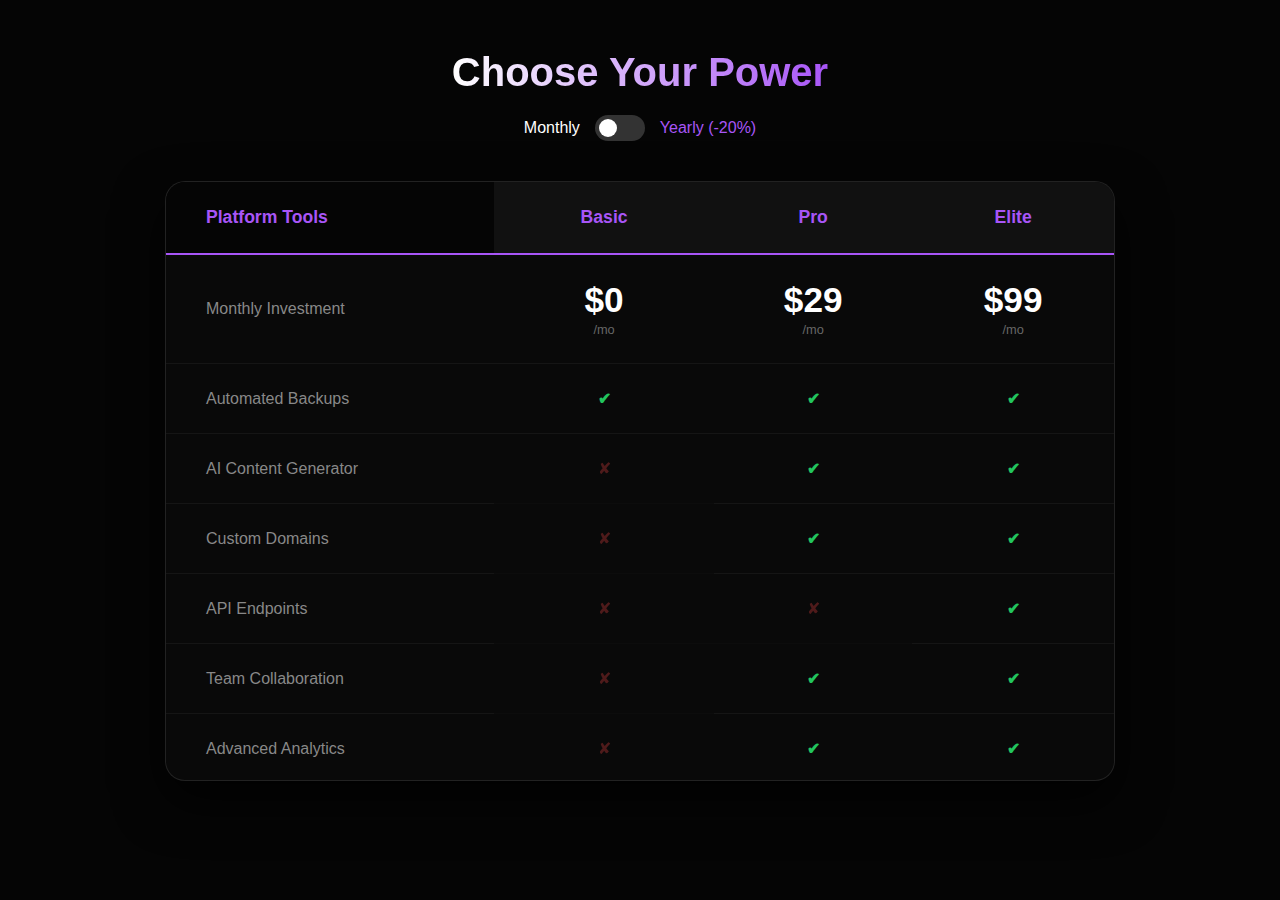
<file: pricing.html>
<!DOCTYPE html>
<html lang="en">
<head>
    <meta charset="UTF-8">
    <meta name="viewport" content="width=device-width, initial-scale=1.0">
    <title>Premium Pricing Table</title>
    <style>
        * { margin: 0; padding: 0; box-sizing: border-box; font-family: 'Segoe UI', sans-serif; }

        body {
            background-color: #050505;
            color: #fff;
            display: flex;
            flex-direction: column;
            align-items: center;
            padding: 50px 20px;
            min-height: 100vh;
        }

        h1 { margin-bottom: 20px; background: linear-gradient(to right, #fff, #a855f7); -webkit-background-clip: text; -webkit-text-fill-color: transparent; font-size: 2.5rem; }

        /* Toggle switch same as before */
        .toggle-container { display: flex; align-items: center; gap: 15px; margin-bottom: 40px; }
        .switch { position: relative; display: inline-block; width: 50px; height: 26px; }
        .switch input { opacity: 0; width: 0; height: 0; }
        .slider { position: absolute; cursor: pointer; top: 0; left: 0; right: 0; bottom: 0; background-color: #333; transition: .4s; border-radius: 34px; }
        .slider:before { position: absolute; content: ""; height: 18px; width: 18px; left: 4px; bottom: 4px; background-color: white; transition: .4s; border-radius: 50%; }
        input:checked + .slider { background-color: #7e22ce; }
        input:checked + .slider:before { transform: translateX(24px); }

        /* Scrollable Container with Fixed Height */
        .table-wrapper {
            width: 100%;
            max-width: 950px;
            max-height: 600px; /* Limits height for scrolling */
            overflow-y: auto;
            border-radius: 20px;
            background: rgba(255, 255, 255, 0.02);
            border: 1px solid rgba(255, 255, 255, 0.1);
            box-shadow: 0 20px 50px rgba(0,0,0,0.8);
            position: relative;
        }

        table {
            width: 100%;
            border-collapse: separate;
            border-spacing: 0;
            text-align: center;
        }

        /* Sticky Header Logic */
        thead {
            position: sticky;
            top: 0;
            z-index: 10;
            background: #111; /* Solid color to hide scrolling text behind it */
        }

        th, td {
            padding: 25px 20px;
            border-bottom: 1px solid rgba(255, 255, 255, 0.05);
            transition: background 0.3s ease, transform 0.3s ease;
            position: relative;
        }

        th { color: #a855f7; font-size: 1.1rem; border-bottom: 2px solid #a855f7; }

        .tool-name { text-align: left; padding-left: 40px; color: #888; font-weight: 500; }

        /* Column Hover Effect */
        td:hover::after, th:hover::after {
            content: '';
            position: absolute;
            top: -5000px; /* Extends highlight vertically */
            left: 0;
            width: 100%;
            height: 10000px;
            background: rgba(168, 85, 247, 0.05);
            z-index: -1;
            pointer-events: none;
        }
        
        /* Growing effect on hover */
        tr:hover td { color: #fff; }
        
        .price-val { font-size: 2.2rem; font-weight: 700; display: block; color: #fff; }
        .cycle { font-size: 0.8rem; color: #666; }

        /* Button Styling */
        .subscribe-btn {
            background: #7e22ce;
            color: #fff;
            border: none;
            padding: 12px 20px;
            border-radius: 10px;
            font-weight: 600;
            cursor: pointer;
            width: 100%;
            transition: 0.3s;
        }

        .subscribe-btn:hover {
            background: #a855f7;
            transform: scale(1.05);
            box-shadow: 0 0 20px rgba(168, 85, 247, 0.4);
        }

        /* Custom Scrollbar */
        .table-wrapper::-webkit-scrollbar { width: 8px; }
        .table-wrapper::-webkit-scrollbar-track { background: #050505; }
        .table-wrapper::-webkit-scrollbar-thumb { background: #333; border-radius: 10px; }
        .table-wrapper::-webkit-scrollbar-thumb:hover { background: #444; }

        .tick { color: #22c55e; font-weight: bold; }
        .cross { color: #ef4444; opacity: 0.3; }
    </style>
</head>
<body>

    <h1>Choose Your Power</h1>

    <div class="toggle-container">
        <span>Monthly</span>
        <label class="switch">
            <input type="checkbox" id="price-toggle">
            <span class="slider"></span>
        </label>
        <span style="color: #a855f7;">Yearly (-20%)</span>
    </div>

    <div class="table-wrapper">
        <table>
            <thead>
                <tr>
                    <th style="text-align: left; padding-left: 40px; background: #050505;">Platform Tools</th>
                    <th>Basic</th>
                    <th>Pro</th>
                    <th>Elite</th>
                </tr>
            </thead>
            <tbody>
                <!-- Price Row -->
                <tr>
                    <td class="tool-name">Monthly Investment</td>
                    <td><span class="price-val" id="p1">$0</span><span class="cycle" id="c1">/mo</span></td>
                    <td><span class="price-val" id="p2">$29</span><span class="cycle" id="c2">/mo</span></td>
                    <td><span class="price-val" id="p3">$99</span><span class="cycle" id="c3">/mo</span></td>
                </tr>
                <!-- Tool Rows -->
                <tr><td class="tool-name">Automated Backups</td><td class="tick">✔</td><td class="tick">✔</td><td class="tick">✔</td></tr>
                <tr><td class="tool-name">AI Content Generator</td><td class="cross">✘</td><td class="tick">✔</td><td class="tick">✔</td></tr>
                <tr><td class="tool-name">Custom Domains</td><td class="cross">✘</td><td class="tick">✔</td><td class="tick">✔</td></tr>
                <tr><td class="tool-name">API Endpoints</td><td class="cross">✘</td><td class="cross">✘</td><td class="tick">✔</td></tr>
                <tr><td class="tool-name">Team Collaboration</td><td class="cross">✘</td><td class="tick">✔</td><td class="tick">✔</td></tr>
                <tr><td class="tool-name">Advanced Analytics</td><td class="cross">✘</td><td class="tick">✔</td><td class="tick">✔</td></tr>
                <tr><td class="tool-name">Priority Support</td><td class="cross">✘</td><td class="cross">✘</td><td class="tick">✔</td></tr>
                <tr><td class="tool-name">Whitelabel Reports</td><td class="cross">✘</td><td class="cross">✘</td><td class="tick">✔</td></tr>
                <tr><td class="tool-name">Database Access</td><td class="cross">✘</td><td class="cross">✘</td><td class="tick">✔</td></tr>
                <!-- Button Row -->
                <tr>
                    <td></td>
                    <td><button class="subscribe-btn">Start Free</button></td>
                    <td><button class="subscribe-btn">Get Pro</button></td>
                    <td><button class="subscribe-btn">Go Elite</button></td>
                </tr>
            </tbody>
        </table>
    </div>

    <script>
        const toggle = document.getElementById('price-toggle');
        const prices = {
            monthly: ["$0", "$29", "$99", "/mo"],
            yearly: ["$0", "$278", "$950", "/year"]
        };

        toggle.addEventListener('change', () => {
            const data = toggle.checked ? prices.yearly : prices.monthly;
            document.getElementById('p1').innerText = data[0];
            document.getElementById('p2').innerText = data[1];
            document.getElementById('p3').innerText = data[2];
            document.getElementById('c1').innerText = data[3];
            document.getElementById('c2').innerText = data[3];
            document.getElementById('c3').innerText = data[3];
        });
    </script>
</body>
</html>
</file>
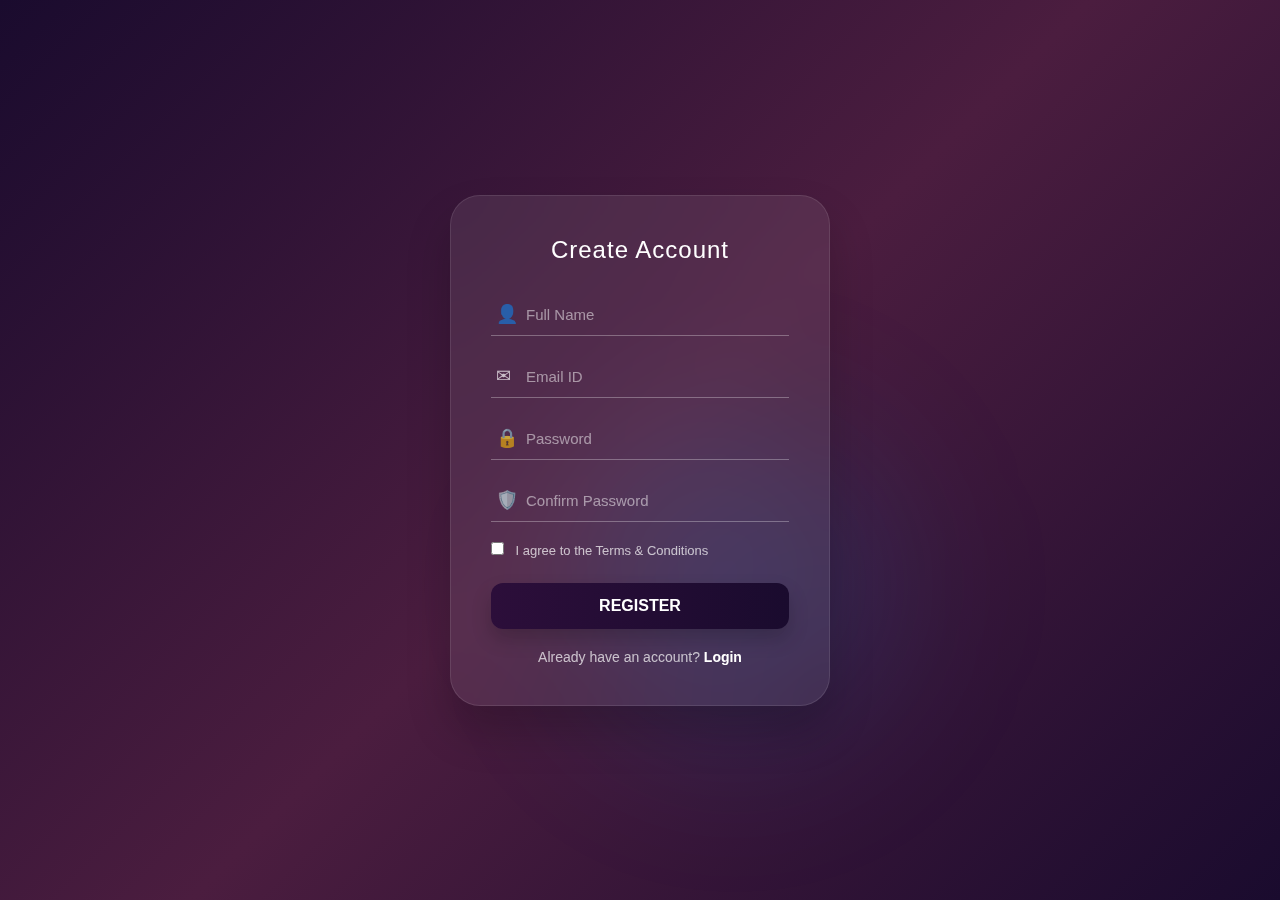
<file: register.html>
<!DOCTYPE html>
<html lang="en">
<head>
    <meta charset="UTF-8">
    <meta name="viewport" content="width=device-width, initial-scale=1.0">
    <title>Register Here</title>
    <style>
        * {
            margin: 0;
            padding: 0;
            box-sizing: border-box;
            font-family: 'Segoe UI', Tahoma, Geneva, Verdana, sans-serif;
        }

        body {
            display: flex;
            justify-content: center;
            align-items: center;
            min-height: 100vh;
            background: linear-gradient(135deg, #1a0b2e 0%, #4b1d3f 50%, #1a0b2e 100%);
            overflow: hidden;
            position: relative;
        }

        /* Ambient glow effect */
        body::before {
            content: '';
            position: absolute;
            width: 450px;
            height: 450px;
            background: radial-gradient(circle, rgba(0, 150, 255, 0.2) 0%, transparent 70%);
            bottom: 10%;
            right: 25%;
            filter: blur(70px);
            z-index: 0;
        }

        .register-card {
            position: relative;
            z-index: 1;
            background: rgba(255, 255, 255, 0.08);
            backdrop-filter: blur(20px);
            -webkit-backdrop-filter: blur(20px);
            border: 1px solid rgba(255, 255, 255, 0.1);
            padding: 40px;
            border-radius: 30px;
            width: 380px;
            text-align: center;
            box-shadow: 0 25px 45px rgba(0, 0, 0, 0.2);
        }

        h2 {
            color: #fff;
            margin-bottom: 30px;
            font-weight: 500;
            letter-spacing: 1px;
        }

        .input-group {
            position: relative;
            margin-bottom: 20px;
            border-bottom: 1px solid rgba(255, 255, 255, 0.3);
        }

        .input-group span {
            position: absolute;
            left: 5px;
            top: 50%;
            transform: translateY(-50%);
            color: rgba(255, 255, 255, 0.7);
            font-size: 18px;
        }

        .input-group input {
            width: 100%;
            background: transparent;
            border: none;
            outline: none;
            padding: 12px 10px 12px 35px;
            color: #fff;
            font-size: 15px;
        }

        .input-group input::placeholder {
            color: rgba(255, 255, 255, 0.5);
        }

        .terms {
            text-align: left;
            font-size: 13px;
            color: rgba(255, 255, 255, 0.7);
            margin-bottom: 25px;
        }

        .terms input {
            margin-right: 8px;
            cursor: pointer;
        }

        .register-btn {
            width: 100%;
            padding: 14px;
            border: none;
            border-radius: 12px;
            background: linear-gradient(to right, #2c0e3a, #1a0b2e);
            color: #fff;
            font-size: 16px;
            font-weight: 600;
            cursor: pointer;
            transition: 0.3s;
            box-shadow: 0 10px 20px rgba(0, 0, 0, 0.2);
        }

        .register-btn:hover {
            transform: translateY(-2px);
            background: linear-gradient(to right, #3d1450, #251041);
        }

        .login-link {
            margin-top: 20px;
            font-size: 14px;
            color: rgba(255, 255, 255, 0.7);
        }

        .login-link a {
            color: #fff;
            text-decoration: none;
            font-weight: 600;
        }
    </style>
</head>
<body>

    <div class="register-card">
        <h2>Create Account</h2>
        <form id="registerForm">
            <div class="input-group">
                <span>👤</span>
                <input type="text" id="fullName" placeholder="Full Name" required>
            </div>
            <div class="input-group">
                <span>✉</span>
                <input type="email" id="email" placeholder="Email ID" required>
            </div>
            <div class="input-group">
                <span>🔒</span>
                <input type="password" id="password" placeholder="Password" required>
            </div>
            <div class="input-group">
                <span>🛡️</span>
                <input type="password" id="confirmPassword" placeholder="Confirm Password" required>
            </div>

            <div class="terms">
                <label>
                    <input type="checkbox" required> I agree to the Terms & Conditions
                </label>
            </div>

            <button type="submit" class="register-btn">REGISTER</button>
        </form>

        <p class="login-link">Already have an account? <a href="#">Login</a></p>
    </div>

    <script>
        const form = document.getElementById('registerForm');
        const pass = document.getElementById('password');
        const confirmPass = document.getElementById('confirmPassword');

        form.addEventListener('submit', (e) => {
            e.preventDefault();
            
            if (pass.value !== confirmPass.value) {
                alert("Passwords do not match!");
                confirmPass.style.borderBottom = "2px solid red";
            } else {
                alert("Registration Successful!");
                // You would typically send data to a server here
            }
        });
    </script>

</body>
</html>
</file>
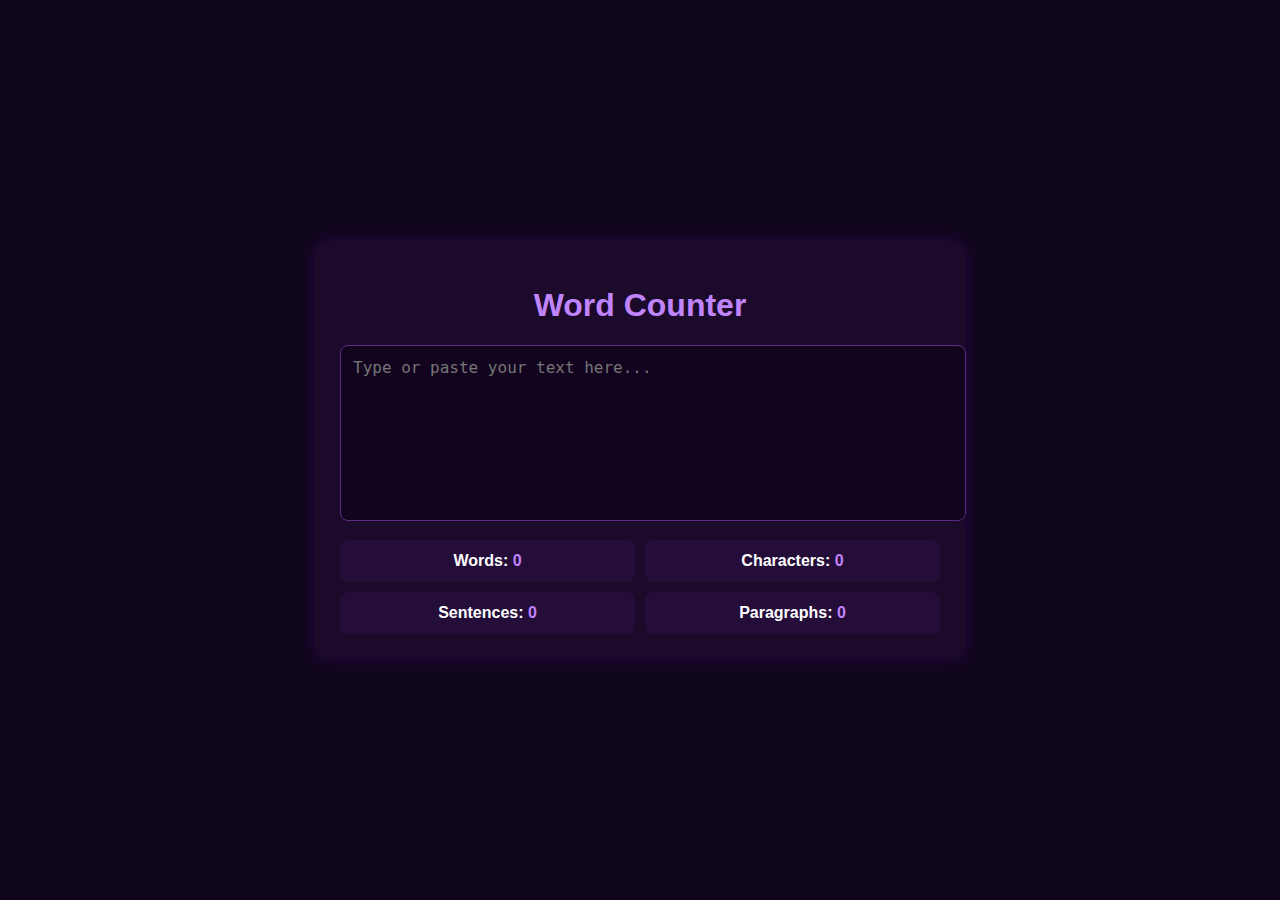
<file: tools/wordcounter.html>
<!DOCTYPE html>
<html lang="en">
<head>
<meta charset="UTF-8">
<meta name="viewport" content="width=device-width, initial-scale=1.0">
<title>Word Counter Tool</title>

<style>
/* ======= PURPLE THEME ======= */
body {
    margin: 0;
    font-family: Arial, sans-serif;
    background: #0f061a;
    color: #ffffff;
    display: flex;
    justify-content: center;
    align-items: center;
    min-height: 100vh;
}

.container {
    background: #1b0a2a;
    padding: 25px;
    border-radius: 12px;
    width: 90%;
    max-width: 600px;
    box-shadow: 0 0 20px rgba(128, 0, 255, 0.2);
}

h1 {
    text-align: center;
    color: #c084fc;
}

textarea {
    width: 100%;
    height: 150px;
    padding: 12px;
    border-radius: 8px;
    border: 1px solid #5b2c83;
    background: #12041f;
    color: #fff;
    resize: none;
    font-size: 16px;
}

textarea:focus {
    outline: none;
    border-color: #c084fc;
}

.stats {
    margin-top: 15px;
    display: grid;
    grid-template-columns: repeat(2, 1fr);
    gap: 10px;
}

.stat {
    background: #250d3a;
    padding: 12px;
    border-radius: 8px;
    text-align: center;
    font-weight: bold;
}

.stat span {
    color: #c084fc;
}

/* Responsive */
@media (max-width: 480px) {
    .stats {
        grid-template-columns: 1fr;
    }
}
</style>
</head>
<body>

<div class="container">
    <h1>Word Counter</h1>
    <textarea id="inputText" placeholder="Type or paste your text here..."></textarea>

    <div class="stats">
        <div class="stat">Words: <span id="wordCount">0</span></div>
        <div class="stat">Characters: <span id="charCount">0</span></div>
        <div class="stat">Sentences: <span id="sentenceCount">0</span></div>
        <div class="stat">Paragraphs: <span id="paraCount">0</span></div>
    </div>
</div>

<script>
const inputText = document.getElementById("inputText");
const wordCount = document.getElementById("wordCount");
const charCount = document.getElementById("charCount");
const sentenceCount = document.getElementById("sentenceCount");
const paraCount = document.getElementById("paraCount");

function countStats() {
    const text = inputText.value.trim();

    // Word count
    const words = text === "" ? 0 : text.split(/\s+/).length;

    // Character count
    const characters = text.length;

    // Sentence count (basic)
    const sentences = text === "" ? 0 : text.split(/[.!?]+/).filter(Boolean).length;

    // Paragraph count
    const paragraphs = text === "" ? 0 : text.split(/\n+/).filter(Boolean).length;

    wordCount.textContent = words;
    charCount.textContent = characters;
    sentenceCount.textContent = sentences;
    paraCount.textContent = paragraphs;
}

inputText.addEventListener("input", countStats);
</script>

</body>
</html>
</file>
